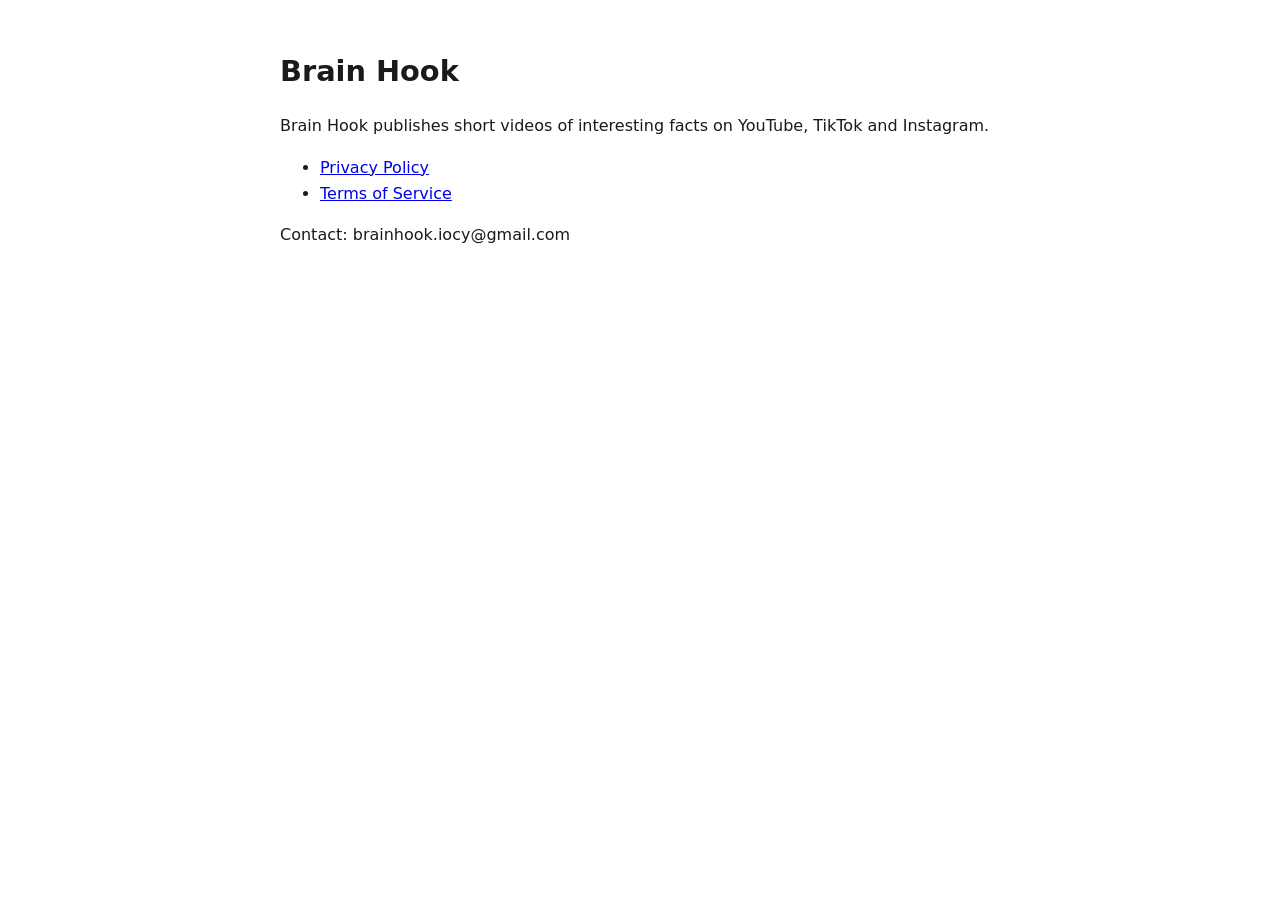
<file: index.html>
<!doctype html><html lang="en"><head><meta charset="utf-8"><meta name="viewport" content="width=device-width,initial-scale=1"><title>Brain Hook</title><link rel="stylesheet" href="style.css"></head><body>
<h1>Brain Hook</h1>
<p>Brain Hook publishes short videos of interesting facts on YouTube, TikTok and Instagram.</p>
<ul><li><a href="privacy.html">Privacy Policy</a></li><li><a href="terms.html">Terms of Service</a></li></ul>
<p>Contact: brainhook.iocy@gmail.com</p></body></html>
</file>
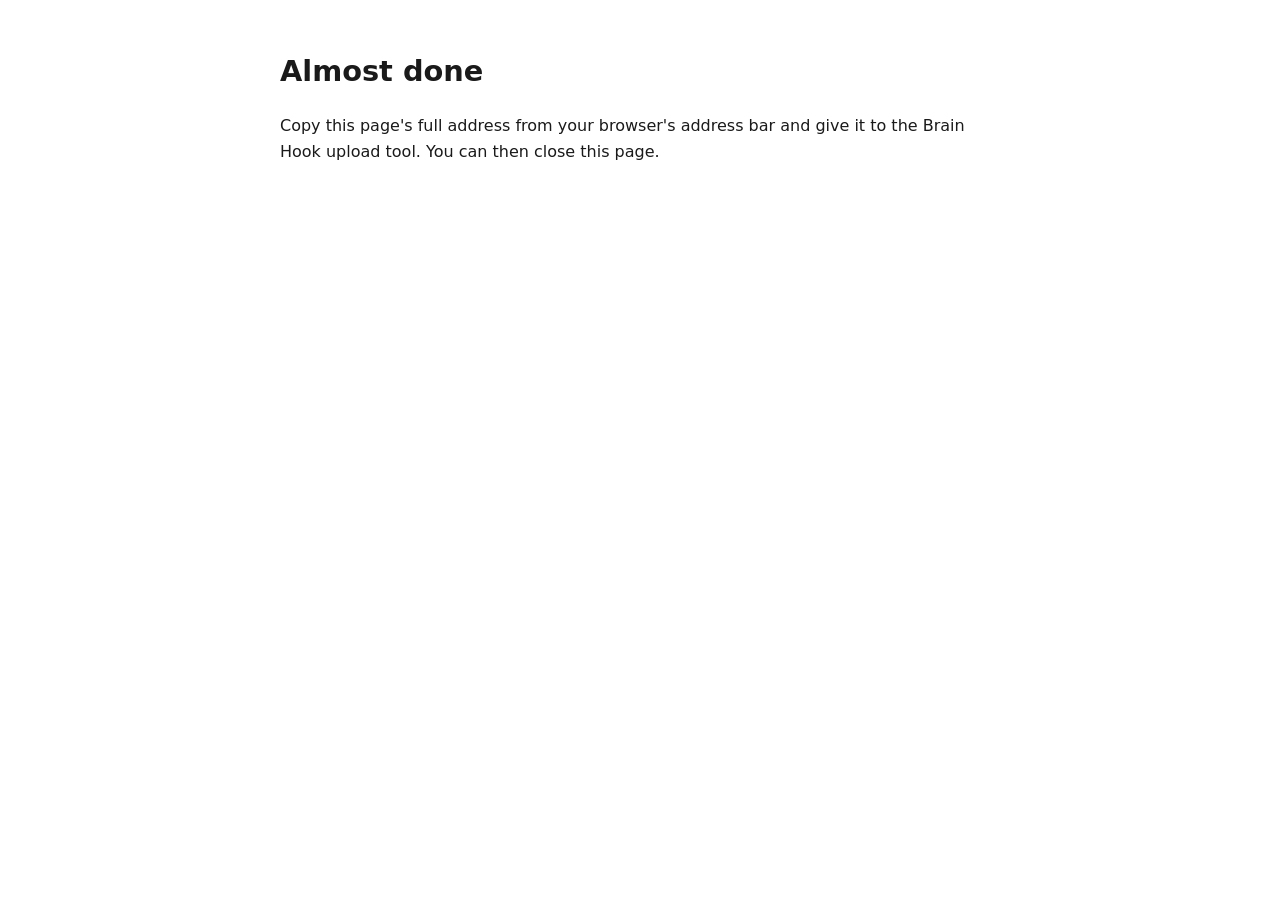
<file: callback.html>
<!doctype html><html lang="en"><head><meta charset="utf-8"><meta name="viewport" content="width=device-width,initial-scale=1"><title>Brain Hook - Signed in</title><link rel="stylesheet" href="style.css"></head><body>
<h1>Almost done</h1>
<p>Copy this page's full address from your browser's address bar and give it to the Brain Hook upload tool. You can then close this page.</p>
</body></html>
</file>
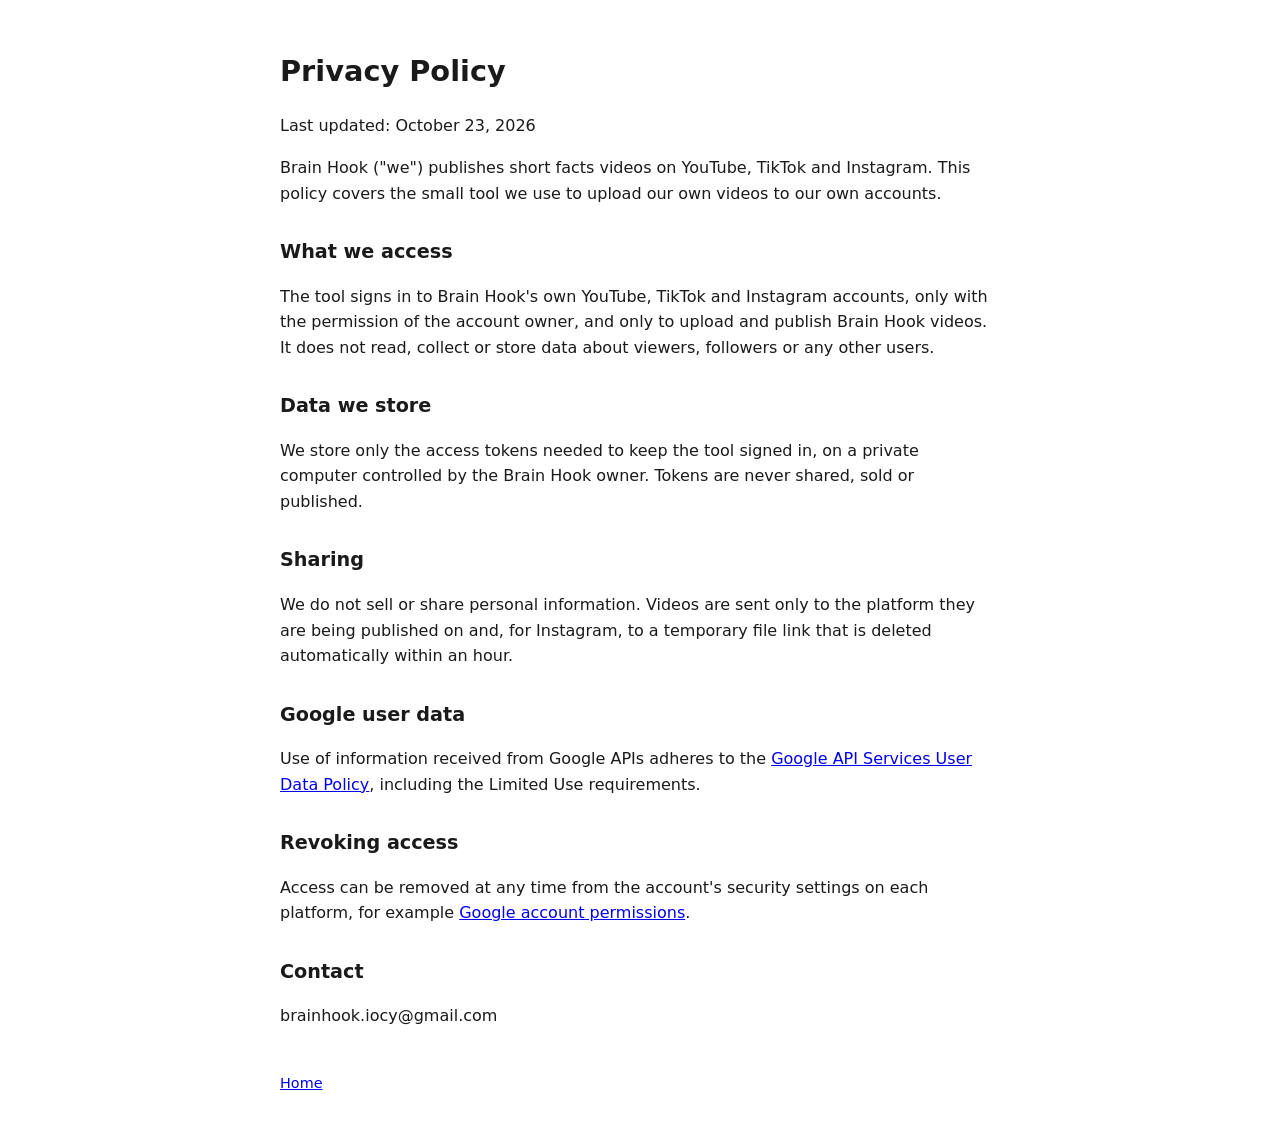
<file: privacy.html>
<!doctype html><html lang="en"><head><meta charset="utf-8"><meta name="viewport" content="width=device-width,initial-scale=1"><title>Privacy Policy - Brain Hook</title><link rel="stylesheet" href="style.css"></head><body>
<h1>Privacy Policy</h1>
<p>Last updated: October 23, 2026</p>
<p>Brain Hook ("we") publishes short facts videos on YouTube, TikTok and Instagram. This policy covers the small tool we use to upload our own videos to our own accounts.</p>
<h2>What we access</h2>
<p>The tool signs in to Brain Hook's own YouTube, TikTok and Instagram accounts, only with the permission of the account owner, and only to upload and publish Brain Hook videos. It does not read, collect or store data about viewers, followers or any other users.</p>
<h2>Data we store</h2>
<p>We store only the access tokens needed to keep the tool signed in, on a private computer controlled by the Brain Hook owner. Tokens are never shared, sold or published.</p>
<h2>Sharing</h2>
<p>We do not sell or share personal information. Videos are sent only to the platform they are being published on and, for Instagram, to a temporary file link that is deleted automatically within an hour.</p>
<h2>Google user data</h2>
<p>Use of information received from Google APIs adheres to the <a href="https://developers.google.com/terms/api-services-user-data-policy">Google API Services User Data Policy</a>, including the Limited Use requirements.</p>
<h2>Revoking access</h2>
<p>Access can be removed at any time from the account's security settings on each platform, for example <a href="https://myaccount.google.com/permissions">Google account permissions</a>.</p>
<h2>Contact</h2>
<p>brainhook.iocy@gmail.com</p>
<footer><a href="index.html">Home</a></footer></body></html>
</file>
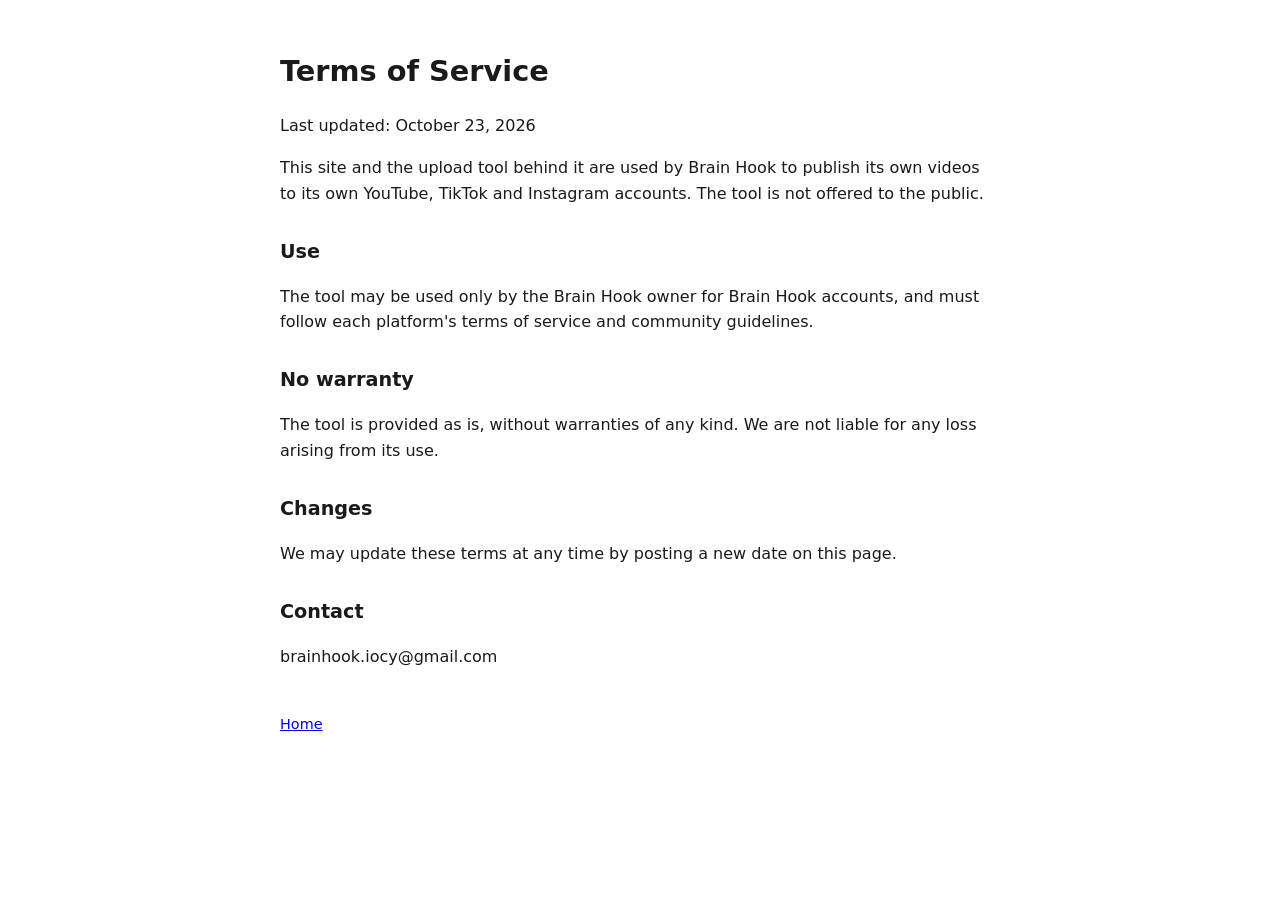
<file: terms.html>
<!doctype html><html lang="en"><head><meta charset="utf-8"><meta name="viewport" content="width=device-width,initial-scale=1"><title>Terms of Service - Brain Hook</title><link rel="stylesheet" href="style.css"></head><body>
<h1>Terms of Service</h1>
<p>Last updated: October 23, 2026</p>
<p>This site and the upload tool behind it are used by Brain Hook to publish its own videos to its own YouTube, TikTok and Instagram accounts. The tool is not offered to the public.</p>
<h2>Use</h2>
<p>The tool may be used only by the Brain Hook owner for Brain Hook accounts, and must follow each platform's terms of service and community guidelines.</p>
<h2>No warranty</h2>
<p>The tool is provided as is, without warranties of any kind. We are not liable for any loss arising from its use.</p>
<h2>Changes</h2>
<p>We may update these terms at any time by posting a new date on this page.</p>
<h2>Contact</h2>
<p>brainhook.iocy@gmail.com</p>
<footer><a href="index.html">Home</a></footer></body></html>
</file>
<file: style.css>
body{font-family:system-ui,-apple-system,Segoe UI,Roboto,sans-serif;max-width:720px;margin:48px auto;padding:0 20px;line-height:1.6;color:#1a1a1a}
h1{font-size:1.8rem}h2{font-size:1.2rem;margin-top:1.6em}footer{margin-top:3em;font-size:.9rem;color:#666}
</file>
